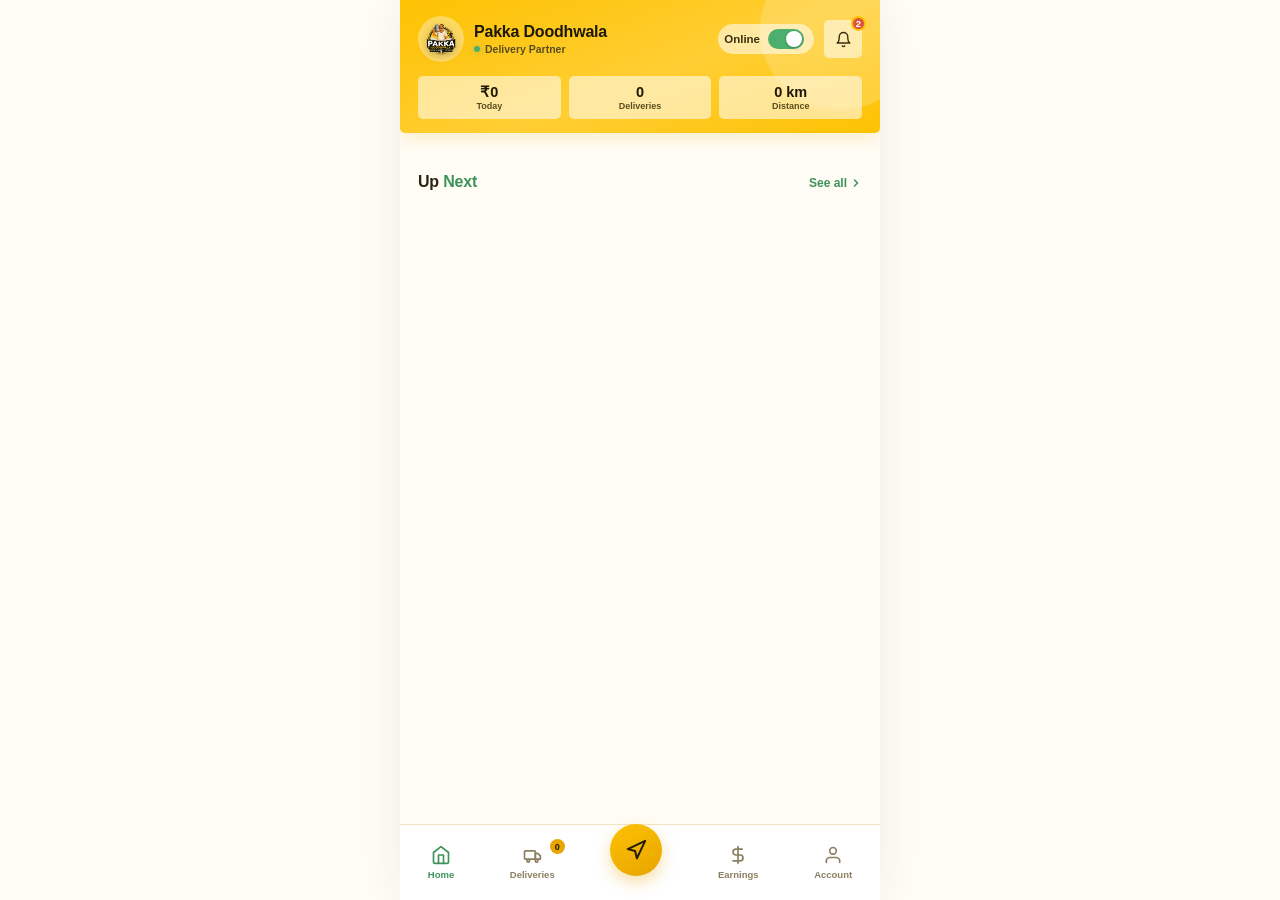
<file: index (62).html>
<!DOCTYPE html>
<html lang="en">
<head>
<meta charset="UTF-8">
<meta name="viewport" content="width=device-width, initial-scale=1.0, maximum-scale=1, user-scalable=no">
<title>Pakka Doodhwala — Delivery Partner</title>
<style>
  :root{
    --bg:#FFFDF6;
    --card:#FFFFFF;
    --card-hi:#FFF8E4;
    --line:#F0E4C4;
    --yellow:#FDC202;
    --yellow-deep:#E8A400;
    --green:#4CAF6D;
    --green-light:#EAF7ED;
    --green-dim:#3C9257;
    --ink:#2B2410;
    --muted:#8A7F60;
    --danger:#E0503C;
    --blue:#2F7FE0;
    --blue-light:#EAF2FD;
    --radius:5px;
    --radius-sm:5px;
    --nav-h:76px;
  }
  *{box-sizing:border-box; -webkit-tap-highlight-color:transparent;}
  html,body{height:100%;}
  body{
    margin:0; background:var(--bg); color:var(--ink);
    font-family:'Poppins','Inter',-apple-system,BlinkMacSystemFont,'Segoe UI',sans-serif;
    overscroll-behavior:none;
    -webkit-font-smoothing:antialiased;
  }
  #app{
    display:flex; flex-direction:column; height:100vh; height:100dvh;
    max-width:480px; margin:0 auto; position:relative; overflow:hidden;
    box-shadow:0 0 50px rgba(43,36,16,.08);
    background:var(--bg);
  }

  /* ---------- TOP BAR ---------- */
  .topbar{
    flex-shrink:0; padding:16px 18px 14px;
    background:linear-gradient(160deg,var(--yellow) 0%,#FFCE33 55%,var(--yellow) 100%);
    border-radius:0 0 5px 5px;
    box-shadow:0 6px 18px rgba(232,164,0,.18);
    position:relative; overflow:hidden;
  }
  .topbar::after{
    content:''; position:absolute; right:-40px; top:-50px; width:160px; height:160px;
    border-radius:50%; background:rgba(255,255,255,.18);
  }
  .topbar-row{display:flex; align-items:center; justify-content:space-between; position:relative; z-index:1;}
  .brand{display:flex; align-items:center; gap:10px; min-width:0;}
  .brand-icon{
    width:46px; height:46px;
    display:flex; align-items:center; justify-content:center;
    overflow:visible; flex-shrink:0; border-radius:50%; background:rgba(255,255,255,.35);
  }
  .brand-icon img{width:78%; height:78%; object-fit:contain; filter:drop-shadow(0 2px 4px rgba(0,0,0,.25));}
  .brand-text{display:flex; flex-direction:column; line-height:1.15; min-width:0;}
  .brand-title{font-size:16px; font-weight:800; letter-spacing:-.2px; color:#1E1806; white-space:nowrap;}
  .brand-sub{font-size:10.5px; color:#5A4E1F; font-weight:700; display:flex; align-items:center; gap:5px; margin-top:2px;}
  .brand-sub .dot{width:6px; height:6px; border-radius:50%; background:var(--green); box-shadow:0 0 6px #4caf6d88;}

  .topbar-icons{display:flex; align-items:center; gap:10px; flex-shrink:0;}
  .icon-btn{
    width:38px; height:38px; border-radius:5px; display:flex; align-items:center; justify-content:center;
    background:rgba(255,255,255,.55); border:none; color:#3A3110; cursor:pointer; position:relative;
    transition:transform .15s;
  }
  .icon-btn:active{transform:scale(.9);}
  .icon-btn .badge{
    position:absolute; top:-4px; right:-4px; background:var(--danger); color:#fff;
    font-size:9.5px; font-weight:700; min-width:15px; height:15px; border-radius:50%;
    display:flex; align-items:center; justify-content:center; padding:0 3px;
    border:2px solid var(--yellow);
  }

  /* Online / Offline switch */
  .go-switch{
    display:flex; align-items:center; gap:8px; background:rgba(255,255,255,.55); border-radius:20px;
    padding:5px 10px 5px 6px; cursor:pointer; user-select:none; transition:background .2s;
  }
  .go-track{
    width:36px; height:20px; border-radius:20px; background:#C9BE8E; position:relative; transition:background .25s;
    flex-shrink:0;
  }
  .go-track::after{
    content:''; position:absolute; top:2px; left:2px; width:16px; height:16px; border-radius:50%; background:#fff;
    box-shadow:0 1px 3px rgba(0,0,0,.25); transition:transform .25s cubic-bezier(.34,1.56,.64,1);
  }
  .go-switch.on .go-track{background:var(--green);}
  .go-switch.on .go-track::after{transform:translateX(16px);}
  .go-label{font-size:11.5px; font-weight:800; color:#3A3110;}

  .stat-strip{
    margin-top:14px; display:grid; grid-template-columns:repeat(3,1fr); gap:8px; position:relative; z-index:1;
  }
  .stat-pill{
    background:rgba(255,255,255,.55); border-radius:5px; padding:8px 6px; text-align:center;
    backdrop-filter:blur(2px);
  }
  .stat-pill .v{font-size:14.5px; font-weight:800; color:#1E1806;}
  .stat-pill .l{font-size:9px; font-weight:700; color:#5A4E1F; margin-top:1px;}

  /* ---------- SCREEN TRANSITIONS ---------- */
  .screen{
    flex:1; overflow-y:auto; padding:18px 18px calc(var(--nav-h) + 20px); -webkit-overflow-scrolling:touch;
    display:none;
  }
  .screen.active{display:block; animation:screenIn .28s ease;}

  @keyframes screenIn{
    from{opacity:0; transform:translateY(10px);}
    to{opacity:1; transform:translateY(0);}
  }

  .section-head{display:flex; align-items:baseline; justify-content:space-between; margin:22px 0 12px;}
  .section-head:first-child{margin-top:2px;}
  .section-title{font-size:16px; font-weight:800; letter-spacing:-.2px;}
  .section-title span{color:var(--green-dim);}
  .section-link{font-size:12px; font-weight:700; color:var(--green-dim); display:flex; align-items:center; gap:3px; cursor:pointer;}

  /* ---------- ACTIVE DELIVERY HERO ---------- */
  .hero-card{
    position:relative; border-radius:12px; padding:2px; margin-top:4px;
    background:linear-gradient(120deg,var(--yellow),var(--green));
    box-shadow:0 10px 24px rgba(43,36,16,.14);
    animation:heroIn .4s cubic-bezier(.22,.9,.3,1);
  }
  @keyframes heroIn{from{opacity:0; transform:translateY(14px) scale(.98);} to{opacity:1; transform:translateY(0) scale(1);}}
  .hero-inner{background:var(--card); border-radius:10px; padding:16px;}
  .hero-top{display:flex; align-items:center; justify-content:space-between;}
  .hero-badge{
    display:flex; align-items:center; gap:6px; font-size:10.5px; font-weight:800; color:var(--green-dim);
    background:var(--green-light); padding:5px 10px; border-radius:20px;
  }
  .hero-badge .liveDot{width:7px; height:7px; border-radius:50%; background:var(--green-dim); animation:livePulse 1.4s infinite;}
  @keyframes livePulse{0%{box-shadow:0 0 0 0 rgba(60,146,87,.55);} 70%{box-shadow:0 0 0 8px rgba(60,146,87,0);} 100%{box-shadow:0 0 0 0 rgba(60,146,87,0);}}
  .hero-eta{font-size:11px; font-weight:800; color:var(--yellow-deep); background:var(--card-hi); padding:5px 10px; border-radius:20px;}

  .cust-row{display:flex; align-items:center; gap:12px; margin-top:14px;}
  .avatar{
    width:48px; height:48px; border-radius:50%; flex-shrink:0;
    background:linear-gradient(150deg,var(--yellow),var(--yellow-deep)); color:#231C08;
    display:flex; align-items:center; justify-content:center; font-weight:800; font-size:16px;
    box-shadow:0 3px 8px rgba(232,164,0,.35);
  }
  .cust-info{min-width:0; flex:1;}
  .cust-name{font-size:14.5px; font-weight:800; white-space:nowrap; overflow:hidden; text-overflow:ellipsis;}
  .cust-addr{font-size:11.5px; color:var(--muted); margin-top:2px; display:flex; align-items:center; gap:4px; line-height:1.35;}
  .cust-addr svg{flex-shrink:0;}
  .cust-actions{display:flex; gap:8px; flex-shrink:0;}
  .round-btn{
    width:38px; height:38px; border-radius:50%; border:none; cursor:pointer; display:flex; align-items:center;
    justify-content:center; transition:transform .15s;
  }
  .round-btn:active{transform:scale(.88);}
  .round-btn.call{background:var(--green-light); color:var(--green-dim);}
  .round-btn.msg{background:var(--blue-light); color:var(--blue);}

  .order-chip-row{display:flex; gap:6px; flex-wrap:wrap; margin-top:12px;}
  .order-chip{
    font-size:10.5px; font-weight:700; padding:5px 10px; border-radius:20px; background:var(--card-hi);
    color:var(--ink); border:1px solid var(--line);
  }
  .order-chip.pay-cod{background:#FFF1EC; color:#B14328; border-color:#F6D9CC;}
  .order-chip.pay-paid{background:var(--green-light); color:var(--green-dim); border-color:#DCEFDF;}

  /* stepper */
  .stepper{display:flex; align-items:center; margin:16px 2px 4px;}
  .step{display:flex; flex-direction:column; align-items:center; gap:6px; flex:1; position:relative;}
  .step .dot{
    width:20px; height:20px; border-radius:50%; background:var(--line); display:flex; align-items:center;
    justify-content:center; color:#fff; font-size:10px; font-weight:800; z-index:1; transition:all .3s;
  }
  .step .lbl{font-size:8.5px; font-weight:700; color:var(--muted); text-align:center;}
  .step .bar{position:absolute; top:10px; left:50%; width:100%; height:3px; background:var(--line); z-index:0;}
  .step:last-child .bar{display:none;}
  .step.done .dot{background:var(--green); box-shadow:0 0 0 3px var(--green-light);}
  .step.done .lbl{color:var(--green-dim);}
  .step.done .bar{background:var(--green);}
  .step.current .dot{background:var(--yellow-deep); box-shadow:0 0 0 4px #FDC20233; animation:currentPulse 1.4s infinite;}
  .step.current .lbl{color:var(--ink);}
  @keyframes currentPulse{0%{box-shadow:0 0 0 0 rgba(232,164,0,.4);} 70%{box-shadow:0 0 0 7px rgba(232,164,0,0);} 100%{box-shadow:0 0 0 0 rgba(232,164,0,0);}}

  .hero-btn-row{display:flex; gap:8px; margin-top:14px;}
  .ghost-btn{
    flex:0 0 auto; display:flex; align-items:center; gap:6px; padding:11px 14px; border-radius:5px;
    border:1.5px solid var(--line); background:var(--card); color:var(--ink); font-size:12px; font-weight:700;
    cursor:pointer; transition:all .15s;
  }
  .ghost-btn:active{transform:scale(.96); background:var(--card-hi);}

  /* swipe to complete */
  .swipe-track{
    position:relative; margin-top:14px; height:52px; border-radius:26px; background:var(--card-hi);
    border:1px solid var(--line); overflow:hidden; display:flex; align-items:center;
  }
  .swipe-fill{position:absolute; inset:0; width:0; background:linear-gradient(90deg,var(--green-light),var(--green)); opacity:.9;}
  .swipe-label{position:relative; z-index:1; width:100%; text-align:center; font-size:12.5px; font-weight:800; color:var(--green-dim); letter-spacing:.2px; pointer-events:none;}
  .swipe-thumb{
    position:absolute; top:3px; left:3px; width:46px; height:46px; border-radius:50%; background:var(--green);
    color:#fff; display:flex; align-items:center; justify-content:center; box-shadow:0 4px 10px rgba(76,175,109,.45);
    cursor:grab; z-index:2; touch-action:none; transition:left .05s linear;
  }
  .swipe-thumb.snapping{transition:left .25s cubic-bezier(.22,.9,.3,1);}
  .swipe-track.complete .swipe-label{color:#fff;}

  /* ---------- MINI CUSTOMER CARDS (upcoming / list) ---------- */
  .cust-card{
    background:var(--card); border:1px solid var(--line); border-radius:10px; padding:13px;
    margin-bottom:12px; box-shadow:0 3px 12px rgba(43,36,16,.05); cursor:pointer;
    transition:transform .18s ease, box-shadow .18s ease, border-color .18s ease;
    animation:cardIn .32s ease both;
  }
  .cust-card:hover{transform:translateY(-3px); box-shadow:0 12px 22px rgba(43,36,16,.12); border-color:#E6D69A;}
  .cust-card:active{transform:translateY(-1px) scale(.99);}
  @keyframes cardIn{from{opacity:0; transform:translateY(10px);} to{opacity:1; transform:translateY(0);}}
  .cc-top{display:flex; align-items:center; gap:10px;}
  .cc-avatar{
    width:42px; height:42px; border-radius:50%; flex-shrink:0; font-size:14px; font-weight:800;
    display:flex; align-items:center; justify-content:center; color:#fff;
  }
  .cc-info{flex:1; min-width:0;}
  .cc-name{font-size:13.5px; font-weight:800; white-space:nowrap; overflow:hidden; text-overflow:ellipsis;}
  .cc-sub{font-size:11px; color:var(--muted); margin-top:2px; white-space:nowrap; overflow:hidden; text-overflow:ellipsis;}
  .cc-dist{text-align:right; flex-shrink:0;}
  .cc-dist .d{font-size:12px; font-weight:800; color:var(--green-dim);}
  .cc-dist .t{font-size:9.5px; color:var(--muted); font-weight:600;}
  .cc-addr{
    display:flex; align-items:flex-start; gap:6px; font-size:11.5px; color:var(--muted); margin-top:10px;
    padding-top:10px; border-top:1px dashed var(--line); line-height:1.4;
  }
  .cc-addr svg{flex-shrink:0; margin-top:1px; color:var(--yellow-deep);}
  .cc-bottom{display:flex; align-items:center; justify-content:space-between; margin-top:10px;}
  .status-chip{font-size:9.5px; font-weight:800; text-transform:uppercase; padding:4px 9px; border-radius:20px; letter-spacing:.3px;}
  .status-chip.pending{background:var(--card-hi); color:var(--yellow-deep);}
  .status-chip.ongoing{background:var(--blue-light); color:var(--blue);}
  .status-chip.delivered{background:var(--green-light); color:var(--green-dim);}
  .status-chip.cancelled{background:#FFF1EC; color:var(--danger);}
  .cc-amt{font-size:13px; font-weight:800;}

  /* ---------- FILTER CHIPS ---------- */
  .cat-chip-row{display:flex; gap:8px; overflow-x:auto; scrollbar-width:none; margin-bottom:16px;}
  .cat-chip-row::-webkit-scrollbar{display:none;}
  .cat-chip{
    flex:0 0 auto; padding:8px 16px; border-radius:20px; background:var(--card-hi);
    font-size:12px; font-weight:700; color:var(--muted); cursor:pointer; border:1px solid var(--line);
    transition:all .15s;
  }
  .cat-chip.active{background:var(--yellow); color:#231C08; border-color:transparent;}

  /* ---------- STATS / EARNINGS ---------- */
  .stat-grid{display:grid; grid-template-columns:1fr 1fr; gap:12px; margin-top:4px;}
  .stat-card{
    background:var(--card); border:1px solid var(--line); border-radius:10px; padding:14px;
    box-shadow:0 3px 12px rgba(43,36,16,.05); transition:transform .18s;
  }
  .stat-card:hover{transform:translateY(-3px);}
  .stat-card .ic{width:32px; height:32px; border-radius:8px; display:flex; align-items:center; justify-content:center; margin-bottom:8px;}
  .stat-card .num{font-size:19px; font-weight:800;}
  .stat-card .lbl{font-size:11px; color:var(--muted); font-weight:600; margin-top:2px;}

  .earn-hero{
    border-radius:14px; padding:20px; margin-top:2px; position:relative; overflow:hidden;
    background:linear-gradient(135deg,var(--green) 0%,var(--green-dim) 100%); color:#fff;
    box-shadow:0 10px 24px rgba(60,146,87,.28);
  }
  .earn-hero::after{content:''; position:absolute; right:-30px; bottom:-40px; width:150px; height:150px; border-radius:50%; background:rgba(255,255,255,.09);}
  .earn-hero .lbl{font-size:12px; font-weight:700; opacity:.9; position:relative; z-index:1;}
  .earn-hero .num{font-size:34px; font-weight:800; margin-top:4px; position:relative; z-index:1;}
  .earn-hero .sub{font-size:11.5px; opacity:.85; margin-top:6px; position:relative; z-index:1;}

  .bar-chart{display:flex; align-items:flex-end; gap:8px; height:110px; margin-top:18px; padding:0 2px;}
  .bar-col{flex:1; display:flex; flex-direction:column; align-items:center; justify-content:flex-end; height:100%; gap:6px;}
  .bar{width:100%; max-width:26px; border-radius:6px 6px 3px 3px; background:linear-gradient(180deg,var(--yellow),var(--yellow-deep)); height:0; transition:height 1s cubic-bezier(.22,.9,.3,1);}
  .bar-col.today .bar{background:linear-gradient(180deg,var(--green),var(--green-dim));}
  .bar-col .bl{font-size:9.5px; font-weight:700; color:var(--muted);}

  .payout-row{
    display:flex; align-items:center; gap:12px; background:var(--card); border:1px solid var(--line);
    border-radius:10px; padding:12px; margin-bottom:10px; box-shadow:0 2px 10px rgba(43,36,16,.04);
    animation:cardIn .3s ease both;
  }
  .payout-ic{width:36px; height:36px; border-radius:5px; background:var(--green-light); color:var(--green-dim); display:flex; align-items:center; justify-content:center; flex-shrink:0;}
  .payout-info{flex:1; min-width:0;}
  .payout-title{font-size:12.5px; font-weight:700;}
  .payout-date{font-size:10.5px; color:var(--muted); margin-top:1px;}
  .payout-amt{font-size:13px; font-weight:800; color:var(--green-dim);}

  /* ---------- ACCOUNT SCREEN ---------- */
  .account-header{
    display:flex; align-items:center; gap:14px; margin-bottom:18px; background:var(--card);
    border:1px solid var(--line); border-radius:12px; padding:16px; box-shadow:0 3px 12px rgba(43,36,16,.05);
  }
  .account-avatar{width:58px; height:58px; border-radius:50%; background:linear-gradient(150deg,var(--yellow),var(--yellow-deep)); display:flex; align-items:center; justify-content:center; font-size:22px; font-weight:800; color:#231C08; flex-shrink:0;}
  .account-name{font-size:16px; font-weight:800;}
  .account-sub{font-size:11.5px; color:var(--muted); margin-top:3px;}
  .stars{display:flex; gap:2px; margin-top:5px;}
  .stars svg{color:var(--yellow-deep);}
  .settings-group{background:var(--card); border:1px solid var(--line); border-radius:10px; overflow:hidden; margin-bottom:14px;}
  .settings-row{padding:14px 16px; border-top:1px solid var(--line); font-size:13.5px; font-weight:600; cursor:pointer; display:flex; align-items:center; gap:12px; transition:background .15s;}
  .settings-row:hover{background:var(--card-hi);}
  .settings-row:first-child{border-top:none;}
  .settings-row .si{width:32px; height:32px; border-radius:8px; background:var(--card-hi); color:var(--yellow-deep); display:flex; align-items:center; justify-content:center; flex-shrink:0;}
  .settings-row .arrow{margin-left:auto; color:var(--muted);}
  .settings-row.danger{color:var(--danger);}
  .settings-row.danger .si{background:#FFF1EC; color:var(--danger);}

  /* ---------- BOTTOM NAV ---------- */
  .bottomnav{
    position:absolute; left:0; right:0; bottom:0; height:var(--nav-h);
    background:#fff; border-top:1px solid var(--line);
    display:flex; align-items:center; justify-content:space-around;
    padding-bottom:env(safe-area-inset-bottom); z-index:20;
  }
  .nav-item{display:flex; flex-direction:column; align-items:center; gap:4px; color:var(--muted); cursor:pointer; position:relative; transition:transform .15s;}
  .nav-item:active{transform:scale(.92);}
  .nav-item.active{color:var(--green-dim);}
  .nav-item span{font-size:9.5px; font-weight:700;}
  .nav-item .nav-badge{
    position:absolute; top:-6px; right:-10px; background:var(--yellow-deep); color:#231C08;
    font-size:9px; font-weight:800; min-width:15px; height:15px; border-radius:50%;
    display:flex; align-items:center; justify-content:center; padding:0 3px;
  }
  .nav-fab{
    width:52px; height:52px; border-radius:50%; background:linear-gradient(150deg,var(--yellow),var(--yellow-deep));
    display:flex; align-items:center; justify-content:center; color:#231C08; margin-top:-26px;
    box-shadow:0 6px 16px rgba(232,164,0,.35); cursor:pointer; position:relative;
    transition:transform .18s cubic-bezier(.34,1.56,.64,1);
  }
  .nav-fab:active{transform:scale(.9);}
  .nav-fab.pulseFab{animation:fabPulse 1.6s infinite;}
  @keyframes fabPulse{0%{box-shadow:0 6px 16px rgba(232,164,0,.35), 0 0 0 0 rgba(232,164,0,.5);} 70%{box-shadow:0 6px 16px rgba(232,164,0,.35), 0 0 0 12px rgba(232,164,0,0);} 100%{box-shadow:0 6px 16px rgba(232,164,0,.35), 0 0 0 0 rgba(232,164,0,0);}}

  /* ---------- ORDER DETAIL OVERLAY ---------- */
  .detail-backdrop{
    position:absolute; inset:0; background:rgba(43,36,16,.45); z-index:60; display:none;
    align-items:flex-end; justify-content:center;
  }
  .detail-backdrop.show{display:flex; animation:fadeIn .2s ease;}
  @keyframes fadeIn{from{opacity:0;} to{opacity:1;}}
  .detail-sheet{
    background:var(--bg); width:100%; max-width:480px; max-height:88%; overflow-y:auto;
    border-radius:18px 18px 0 0; padding:20px 20px 26px;
    animation:slideUp .3s cubic-bezier(.22,.9,.3,1);
  }
  @keyframes slideUp{from{transform:translateY(100%);} to{transform:translateY(0);}}
  .sheet-handle{width:36px; height:4px; border-radius:3px; background:var(--line); margin:0 auto 16px;}
  .detail-head{display:flex; align-items:center; justify-content:space-between; margin-bottom:14px;}
  .detail-title{font-size:16px; font-weight:800;}
  .close-btn{width:32px; height:32px; border-radius:50%; background:var(--card-hi); border:1px solid var(--line); display:flex; align-items:center; justify-content:center; cursor:pointer; color:var(--ink);}

  .map-preview{
    height:130px; border-radius:10px; margin-bottom:14px; position:relative; overflow:hidden;
    background:
      repeating-linear-gradient(0deg, #E9F2E6 0 1px, transparent 1px 26px),
      repeating-linear-gradient(90deg, #E9F2E6 0 1px, transparent 1px 26px),
      var(--green-light);
    border:1px solid var(--line);
  }
  .map-route{position:absolute; left:14%; top:70%; width:60%; height:2px; background:repeating-linear-gradient(90deg,var(--blue) 0 6px,transparent 6px 11px); transform:rotate(-18deg); transform-origin:left center;}
  .map-pin{position:absolute; width:26px; height:26px; border-radius:50% 50% 50% 0; transform:rotate(-45deg); display:flex; align-items:center; justify-content:center;}
  .map-pin.me{left:12%; top:62%; background:var(--blue); box-shadow:0 3px 8px rgba(47,127,224,.4);}
  .map-pin.dest{left:66%; top:22%; background:var(--danger); box-shadow:0 3px 8px rgba(224,80,60,.4);}
  .map-pin svg{transform:rotate(45deg); color:#fff;}
  .map-badge{position:absolute; left:10px; bottom:10px; background:#fff; font-size:10.5px; font-weight:800; padding:5px 9px; border-radius:20px; box-shadow:0 3px 8px rgba(0,0,0,.1); color:var(--ink);}

  .detail-block{background:var(--card); border:1px solid var(--line); border-radius:10px; padding:14px; margin-bottom:12px;}
  .detail-block .db-title{font-size:10.5px; font-weight:800; text-transform:uppercase; letter-spacing:.4px; color:var(--muted); margin-bottom:8px;}
  .db-item{display:flex; align-items:center; justify-content:space-between; font-size:13px; padding:5px 0;}
  .db-item b{font-weight:700;}
  .instr-box{display:flex; gap:8px; background:var(--card-hi); border-radius:8px; padding:10px 12px; font-size:12px; color:#6B5D2E; line-height:1.4; margin-top:6px;}
  .instr-box svg{flex-shrink:0; color:var(--yellow-deep); margin-top:1px;}

  .otp-row{display:flex; gap:8px; margin-top:8px;}
  .otp-box{
    width:44px; height:48px; border-radius:8px; border:1.5px solid var(--line); text-align:center;
    font-size:18px; font-weight:800; background:var(--card-hi); outline:none; transition:border-color .15s;
  }
  .otp-box:focus{border-color:var(--yellow-deep); background:#fff;}

  .detail-cta-row{display:flex; gap:10px; margin-top:4px;}
  .cta-outline{
    flex:1; padding:13px; border-radius:5px; border:1.5px solid var(--line); background:var(--card);
    font-weight:800; font-size:12.5px; display:flex; align-items:center; justify-content:center; gap:6px; cursor:pointer;
    transition:all .15s; color:var(--ink);
  }
  .cta-outline:active{transform:scale(.96); background:var(--card-hi);}
  .cta-solid{
    flex:1.4; padding:13px; border-radius:5px; border:none; background:var(--green); color:#fff;
    font-weight:800; font-size:12.5px; cursor:pointer; box-shadow:0 6px 16px rgba(76,175,109,.35); transition:transform .12s;
  }
  .cta-solid:active{transform:scale(.97);}
  .report-link{display:block; text-align:center; margin-top:14px; font-size:11.5px; font-weight:700; color:var(--danger); cursor:pointer;}

  /* ---------- INCOMING ORDER MODAL ---------- */
  .incoming-backdrop{
    position:absolute; inset:0; background:rgba(43,36,16,.55); z-index:80; display:none;
    align-items:center; justify-content:center; padding:24px;
  }
  .incoming-backdrop.show{display:flex; animation:fadeIn .2s ease;}
  .incoming-card{
    background:var(--card); border-radius:16px; padding:22px; width:100%; max-width:340px; text-align:center;
    box-shadow:0 20px 50px rgba(0,0,0,.3); animation:popIn .35s cubic-bezier(.34,1.56,.64,1);
  }
  @keyframes popIn{from{opacity:0; transform:scale(.85);} to{opacity:1; transform:scale(1);}}
  .ring-wrap{width:88px; height:88px; margin:0 auto 14px; position:relative;}
  .ring-wrap svg{transform:rotate(-90deg);}
  .ring-bg{fill:none; stroke:var(--line); stroke-width:6;}
  .ring-fg{fill:none; stroke:var(--yellow-deep); stroke-width:6; stroke-linecap:round; stroke-dasharray:251; stroke-dashoffset:0; transition:stroke-dashoffset linear;}
  .ring-num{position:absolute; inset:0; display:flex; align-items:center; justify-content:center; font-size:22px; font-weight:800;}
  .incoming-amt{font-size:24px; font-weight:800; margin-top:2px;}
  .incoming-sub{font-size:12px; color:var(--muted); margin-top:4px;}
  .incoming-btns{display:flex; gap:10px; margin-top:18px;}
  .decline-btn{flex:1; padding:13px; border-radius:5px; border:1.5px solid var(--line); background:var(--card); color:var(--danger); font-weight:800; font-size:13px; cursor:pointer;}
  .accept-btn{flex:1.4; padding:13px; border-radius:5px; border:none; background:var(--green); color:#fff; font-weight:800; font-size:13px; cursor:pointer; box-shadow:0 6px 16px rgba(76,175,109,.35);}

  /* ---------- SUCCESS OVERLAY ---------- */
  .success-overlay{
    position:absolute; inset:0; background:rgba(255,253,246,.97); z-index:90; display:none;
    flex-direction:column; align-items:center; justify-content:center; text-align:center; padding:30px;
  }
  .success-overlay.show{display:flex; animation:fadeIn .3s ease;}
  .success-check{
    width:84px; height:84px; border-radius:50%; background:var(--green-light); display:flex; align-items:center;
    justify-content:center; margin-bottom:18px; animation:checkPop .5s cubic-bezier(.34,1.56,.64,1); color:var(--green-dim);
  }
  @keyframes checkPop{0%{transform:scale(0);} 70%{transform:scale(1.15);} 100%{transform:scale(1);}}
  .success-title{font-weight:800; font-size:18px; margin-bottom:6px;}
  .success-sub{font-size:13px; color:var(--muted); max-width:260px; margin-bottom:22px;}
  .success-cta{padding:13px 26px; border-radius:5px; border:none; background:var(--yellow); font-weight:800; cursor:pointer;}

  /* Toast */
  .toast{
    position:absolute; left:50%; bottom:calc(var(--nav-h) + 14px); transform:translateX(-50%) translateY(20px);
    background:#2B2410; color:#fff; padding:11px 18px; border-radius:5px; font-size:12.5px; font-weight:600;
    box-shadow:0 8px 20px rgba(0,0,0,.25); z-index:70; opacity:0; pointer-events:none; transition:all .3s ease;
    white-space:nowrap; max-width:90%; overflow:hidden; text-overflow:ellipsis;
  }
  .toast.show{opacity:1; transform:translateX(-50%) translateY(0);}

  .back-btn{
    width:34px; height:34px; border-radius:50%; background:var(--card-hi); border:1px solid var(--line);
    display:flex; align-items:center; justify-content:center; color:var(--ink); cursor:pointer; flex-shrink:0;
  }
  .screen-header-row{display:flex; align-items:center; gap:10px; margin-bottom:4px;}

  .empty-state{display:flex; flex-direction:column; align-items:center; text-align:center; padding:50px 20px; gap:8px; color:var(--muted);}
  .empty-title{font-weight:800; font-size:14.5px; color:var(--ink);}
  .empty-sub{font-size:12px; max-width:220px; line-height:1.4;}

  ::-webkit-scrollbar{width:0;}
</style>
</head>
<body>
<div id="app">

  <!-- ================= TOP BAR ================= -->
  <div class="topbar">
    <div class="topbar-row">
      <div class="brand">
        <div class="brand-icon"><img src="logo.png" alt="Pakka Doodhwala"></div>
        <div class="brand-text">
          <div class="brand-title">Pakka Doodhwala</div>
          <div class="brand-sub"><span class="dot"></span>Delivery Partner</div>
        </div>
      </div>
      <div class="topbar-icons">
        <div class="go-switch on" id="goSwitch">
          <span class="go-label" id="goLabel">Online</span>
          <div class="go-track"></div>
        </div>
        <button class="icon-btn" id="notifBtn" aria-label="Notifications">
          <svg width="17" height="17" viewBox="0 0 24 24" fill="none" stroke="currentColor" stroke-width="2" stroke-linecap="round" stroke-linejoin="round"><path d="M18 8a6 6 0 0 0-12 0c0 7-3 9-3 9h18s-3-2-3-9"/><path d="M13.73 21a2 2 0 0 1-3.46 0"/></svg>
          <span class="badge" id="notifBadge">2</span>
        </button>
      </div>
    </div>

    <div class="stat-strip">
      <div class="stat-pill"><div class="v" id="statEarnings">₹0</div><div class="l">Today</div></div>
      <div class="stat-pill"><div class="v" id="statCount">0</div><div class="l">Deliveries</div></div>
      <div class="stat-pill"><div class="v" id="statDist">0 km</div><div class="l">Distance</div></div>
    </div>
  </div>

  <!-- ================= HOME SCREEN ================= -->
  <div class="screen active" id="screen-home">

    <div id="heroWrap"></div>

    <div class="section-head">
      <div class="section-title">Up <span>Next</span></div>
      <div class="section-link" data-goto="deliveries">See all
        <svg width="12" height="12" viewBox="0 0 24 24" fill="none" stroke="currentColor" stroke-width="3" stroke-linecap="round" stroke-linejoin="round"><path d="m9 18 6-6-6-6"/></svg>
      </div>
    </div>
    <div id="upNextList"></div>
  </div>

  <!-- ================= DELIVERIES SCREEN ================= -->
  <div class="screen" id="screen-deliveries">
    <div class="section-title" style="margin-bottom:14px;">All Deliveries</div>
    <div class="cat-chip-row" id="filterRow">
      <div class="cat-chip active" data-filter="all">All</div>
      <div class="cat-chip" data-filter="pending">Pending</div>
      <div class="cat-chip" data-filter="ongoing">Ongoing</div>
      <div class="cat-chip" data-filter="delivered">Delivered</div>
    </div>
    <div id="deliveriesList"></div>
  </div>

  <!-- ================= EARNINGS SCREEN ================= -->
  <div class="screen" id="screen-earnings">
    <div class="section-title" style="margin-bottom:14px;">Earnings</div>
    <div class="earn-hero">
      <div class="lbl">Total earned this week</div>
      <div class="num" id="earnWeekTotal">₹0</div>
      <div class="sub" id="earnCodNote">Cash to deposit: ₹0</div>
      <div class="bar-chart" id="barChart"></div>
    </div>

    <div class="stat-grid" style="margin-top:16px;">
      <div class="stat-card">
        <div class="ic" style="background:var(--green-light); color:var(--green-dim);">
          <svg width="16" height="16" viewBox="0 0 24 24" fill="none" stroke="currentColor" stroke-width="2" stroke-linecap="round" stroke-linejoin="round"><path d="M12 2v20M17 5H9.5a3.5 3.5 0 0 0 0 7h5a3.5 3.5 0 0 1 0 7H6"/></svg>
        </div>
        <div class="num">₹2,450</div>
        <div class="lbl">Avg / day</div>
      </div>
      <div class="stat-card">
        <div class="ic" style="background:var(--card-hi); color:var(--yellow-deep);">
          <svg width="16" height="16" viewBox="0 0 24 24" fill="none" stroke="currentColor" stroke-width="2" stroke-linecap="round" stroke-linejoin="round"><path d="M12 8v4l3 3"/><circle cx="12" cy="12" r="10"/></svg>
        </div>
        <div class="num">96%</div>
        <div class="lbl">On-time rate</div>
      </div>
    </div>

    <div class="section-head"><div class="section-title">Recent Payouts</div></div>
    <div id="payoutList"></div>
  </div>

  <!-- ================= ACCOUNT SCREEN ================= -->
  <div class="screen" id="screen-account">
    <div class="section-title" style="margin-bottom:14px;">Account</div>
    <div class="account-header">
      <div class="account-avatar">RK</div>
      <div>
        <div class="account-name">Ravi Kumar</div>
        <div class="account-sub">Bike &middot; TS 09 EQ 4471</div>
        <div class="stars">
          <svg width="13" height="13" viewBox="0 0 24 24" fill="currentColor"><path d="M12 2l3.09 6.26L22 9.27l-5 4.87 1.18 6.88L12 17.77l-6.18 3.25L7 14.14 2 9.27l6.91-1.01L12 2z"/></svg>
          <svg width="13" height="13" viewBox="0 0 24 24" fill="currentColor"><path d="M12 2l3.09 6.26L22 9.27l-5 4.87 1.18 6.88L12 17.77l-6.18 3.25L7 14.14 2 9.27l6.91-1.01L12 2z"/></svg>
          <svg width="13" height="13" viewBox="0 0 24 24" fill="currentColor"><path d="M12 2l3.09 6.26L22 9.27l-5 4.87 1.18 6.88L12 17.77l-6.18 3.25L7 14.14 2 9.27l6.91-1.01L12 2z"/></svg>
          <svg width="13" height="13" viewBox="0 0 24 24" fill="currentColor"><path d="M12 2l3.09 6.26L22 9.27l-5 4.87 1.18 6.88L12 17.77l-6.18 3.25L7 14.14 2 9.27l6.91-1.01L12 2z"/></svg>
          <svg width="13" height="13" viewBox="0 0 24 24" fill="none" stroke="currentColor" stroke-width="1.8"><path d="M12 2l3.09 6.26L22 9.27l-5 4.87 1.18 6.88L12 17.77l-6.18 3.25L7 14.14 2 9.27l6.91-1.01L12 2z"/></svg>
          <span style="font-size:11px; color:var(--muted); font-weight:700; margin-left:4px;">4.8</span>
        </div>
      </div>
    </div>

    <div class="settings-group">
      <div class="settings-row"><div class="si"><svg width="15" height="15" viewBox="0 0 24 24" fill="none" stroke="currentColor" stroke-width="2"><path d="M3 13h1l2-5h12l2 5h1v5h-3M6 18H3v-5"/><circle cx="7" cy="18" r="2"/><circle cx="17" cy="18" r="2"/></svg></div>Vehicle Details<span class="arrow">›</span></div>
      <div class="settings-row"><div class="si"><svg width="15" height="15" viewBox="0 0 24 24" fill="none" stroke="currentColor" stroke-width="2"><rect x="2" y="5" width="20" height="14" rx="2"/><path d="M2 10h20"/></svg></div>Bank &amp; UPI<span class="arrow">›</span></div>
      <div class="settings-row"><div class="si"><svg width="15" height="15" viewBox="0 0 24 24" fill="none" stroke="currentColor" stroke-width="2"><path d="M14 2H6a2 2 0 0 0-2 2v16a2 2 0 0 0 2 2h12a2 2 0 0 0 2-2V8z"/><path d="M14 2v6h6"/></svg></div>Documents<span class="arrow">›</span></div>
      <div class="settings-row"><div class="si"><svg width="15" height="15" viewBox="0 0 24 24" fill="none" stroke="currentColor" stroke-width="2"><circle cx="12" cy="12" r="10"/><path d="M9.09 9a3 3 0 0 1 5.83 1c0 2-3 3-3 3"/><path d="M12 17h.01"/></svg></div>Help &amp; Support<span class="arrow">›</span></div>
      <div class="settings-row"><div class="si"><svg width="15" height="15" viewBox="0 0 24 24" fill="none" stroke="currentColor" stroke-width="2"><path d="M20.42 4.58a5.4 5.4 0 0 0-7.65 0l-.77.78-.77-.78a5.4 5.4 0 0 0-7.65 7.65l.77.78L12 20.66l7.65-7.65.77-.78a5.4 5.4 0 0 0 0-7.65z"/></svg></div>Ratings &amp; Reviews<span class="arrow">›</span></div>
    </div>
    <div class="settings-group">
      <div class="settings-row danger"><div class="si"><svg width="15" height="15" viewBox="0 0 24 24" fill="none" stroke="currentColor" stroke-width="2"><path d="M9 21H5a2 2 0 0 1-2-2V5a2 2 0 0 1 2-2h4"/><path d="M16 17l5-5-5-5"/><path d="M21 12H9"/></svg></div>Log Out</div>
    </div>
  </div>

  <!-- ================= BOTTOM NAV ================= -->
  <div class="bottomnav">
    <div class="nav-item active" data-screen="home">
      <svg width="20" height="20" viewBox="0 0 24 24" fill="none" stroke="currentColor" stroke-width="2" stroke-linecap="round" stroke-linejoin="round"><path d="m3 9 9-7 9 7v11a2 2 0 0 1-2 2H5a2 2 0 0 1-2-2z"/><path d="M9 22V12h6v10"/></svg>
      <span>Home</span>
    </div>
    <div class="nav-item" data-screen="deliveries">
      <svg width="20" height="20" viewBox="0 0 24 24" fill="none" stroke="currentColor" stroke-width="2" stroke-linecap="round" stroke-linejoin="round"><rect x="3" y="7" width="13" height="10" rx="1"/><path d="M16 10h3l3 3v4h-6z"/><circle cx="7.5" cy="19" r="1.6"/><circle cx="17.5" cy="19" r="1.6"/></svg>
      <span>Deliveries</span>
      <span class="nav-badge" id="navDeliveryBadge">0</span>
    </div>
    <div class="nav-fab" id="navFab">
      <svg width="22" height="22" viewBox="0 0 24 24" fill="none" stroke="#231C08" stroke-width="2.2" stroke-linecap="round" stroke-linejoin="round"><polygon points="3 11 22 2 13 21 11 13 3 11"/></svg>
    </div>
    <div class="nav-item" data-screen="earnings">
      <svg width="20" height="20" viewBox="0 0 24 24" fill="none" stroke="currentColor" stroke-width="2" stroke-linecap="round" stroke-linejoin="round"><path d="M12 2v20M17 5H9.5a3.5 3.5 0 0 0 0 7h5a3.5 3.5 0 0 1 0 7H6"/></svg>
      <span>Earnings</span>
    </div>
    <div class="nav-item" data-screen="account">
      <svg width="20" height="20" viewBox="0 0 24 24" fill="none" stroke="currentColor" stroke-width="2" stroke-linecap="round" stroke-linejoin="round"><path d="M20 21v-2a4 4 0 0 0-4-4H8a4 4 0 0 0-4 4v2"/><circle cx="12" cy="7" r="4"/></svg>
      <span>Account</span>
    </div>
  </div>

  <!-- ================= DETAIL SHEET ================= -->
  <div class="detail-backdrop" id="detailBackdrop">
    <div class="detail-sheet" id="detailSheet"></div>
  </div>

  <!-- ================= INCOMING ORDER MODAL ================= -->
  <div class="incoming-backdrop" id="incomingBackdrop">
    <div class="incoming-card">
      <div style="font-size:12px; font-weight:800; color:var(--yellow-deep); text-transform:uppercase; letter-spacing:.5px;">New Delivery Request</div>
      <div class="ring-wrap">
        <svg width="88" height="88" viewBox="0 0 88 88">
          <circle class="ring-bg" cx="44" cy="44" r="40"/>
          <circle class="ring-fg" id="ringFg" cx="44" cy="44" r="40"/>
        </svg>
        <div class="ring-num" id="ringNum">10</div>
      </div>
      <div class="incoming-amt" id="incomingAmt">₹380</div>
      <div class="incoming-sub" id="incomingSub">Kondapur &middot; 1.8 km away</div>
      <div class="incoming-btns">
        <button class="decline-btn" id="declineBtn">Decline</button>
        <button class="accept-btn" id="acceptIncomingBtn">Accept</button>
      </div>
    </div>
  </div>

  <!-- ================= SUCCESS OVERLAY ================= -->
  <div class="success-overlay" id="successOverlay">
    <div class="success-check">
      <svg width="40" height="40" viewBox="0 0 24 24" fill="none" stroke="currentColor" stroke-width="3" stroke-linecap="round" stroke-linejoin="round"><path d="M20 6 9 17l-5-5"/></svg>
    </div>
    <div class="success-title">Delivered Successfully!</div>
    <div class="success-sub" id="successSub">Great job — payment has been recorded and the customer has been notified.</div>
    <button class="success-cta" id="successDoneBtn">Back to Home</button>
  </div>

  <div class="toast" id="toast"></div>
</div>

<script>
/* =========================================================
   MOCK DATA — customer / delivery details
========================================================= */
const AVATAR_COLORS = ['#4CAF6D','#2F7FE0','#E8A400','#E0503C','#8A6FD1','#3C9257'];
function colorFor(i){ return AVATAR_COLORS[i % AVATAR_COLORS.length]; }
function initials(name){ return name.split(' ').map(w=>w[0]).slice(0,2).join('').toUpperCase(); }

let orders = [
  { id:'PD-2291', name:'Anjali Reddy', phone:'+91 98765 43210', area:'Kittu Nagar, Kondapur', addr:'Flat 402, Sri Sai Residency, Kittu Nagar Main Rd, Kondapur, Hyderabad – 500084', instr:'Leave with the security guard if gate is locked.', items:['Full Cream Milk x2','Curd 500g x1'], amount:210, payment:'COD', distance:'0.9 km', eta:'6 min', status:'ongoing', step:2 },
  { id:'PD-2292', name:'Vikram Sharma', phone:'+91 91234 56780', area:'HITEC City', addr:'H.No 8-3-1122, Green Meadows Apartments, HITEC City, Hyderabad – 500081', instr:'Ring the bell twice, dog in the house.', items:['Toned Milk x1','Paneer 200g x1','Ghee 500ml x1'], amount:485, payment:'Prepaid', distance:'1.6 km', eta:'11 min', status:'pending', step:0 },
  { id:'PD-2293', name:'Fatima Sheikh', phone:'+91 90000 11223', area:'Gachibowli', addr:'Plot 44, Nest Enclave, Gachibowli, Hyderabad – 500032', instr:'Call before arriving, no bell.', items:['Buffalo Milk x1'], amount:70, payment:'COD', distance:'2.3 km', eta:'15 min', status:'pending', step:0 },
  { id:'PD-2294', name:'Karthik Iyer', phone:'+91 99887 76655', area:'Madhapur', addr:'3-6-77, Ayyappa Society, Madhapur, Hyderabad – 500081', instr:'', items:['Full Cream Milk x1','Butter 100g x1'], amount:165, payment:'Prepaid', distance:'3.1 km', eta:'18 min', status:'delivered', step:3 },
  { id:'PD-2295', name:'Sneha Rao', phone:'+91 98123 45566', area:'Kondapur', addr:'Flat 12B, Manjeera Trinity, Kondapur, Hyderabad – 500084', instr:'Behind the temple, blue gate.', items:['Toned Milk x2','Curd 500g x2'], amount:240, payment:'COD', distance:'0.6 km', eta:'4 min', status:'delivered', step:3 },
];

const STEP_LABELS = ['Accepted','Picked Up','On the Way','Delivered'];

/* =========================================================
   NAV / SCREEN SWITCHING
========================================================= */
function goToScreen(name){
  document.querySelectorAll('.screen').forEach(s=>s.classList.remove('active'));
  document.getElementById('screen-'+name).classList.add('active');
  document.querySelectorAll('.nav-item[data-screen]').forEach(n=>{
    n.classList.toggle('active', n.dataset.screen === name);
  });
}
document.querySelectorAll('.nav-item[data-screen]').forEach(item=>{
  item.addEventListener('click', ()=> goToScreen(item.dataset.screen));
});
document.querySelectorAll('[data-goto]').forEach(el=>{
  el.addEventListener('click', ()=> goToScreen(el.dataset.goto));
});
document.getElementById('navFab').addEventListener('click', ()=>{
  const active = orders.find(o=>o.status==='ongoing');
  if(active){ openDetail(active.id); }
  else { goToScreen('deliveries'); }
});

/* =========================================================
   TOAST
========================================================= */
let toastTimer;
function showToast(msg){
  const t = document.getElementById('toast');
  t.textContent = msg;
  t.classList.add('show');
  clearTimeout(toastTimer);
  toastTimer = setTimeout(()=> t.classList.remove('show'), 2200);
}

/* =========================================================
   COUNT-UP STATS
========================================================= */
function countUp(el, to, prefix='', suffix='', dur=900){
  const start = performance.now();
  function tick(now){
    const p = Math.min(1, (now-start)/dur);
    const eased = 1 - Math.pow(1-p, 3);
    const val = Math.round(to*eased);
    el.textContent = prefix + val.toLocaleString('en-IN') + suffix;
    if(p < 1) requestAnimationFrame(tick);
  }
  requestAnimationFrame(tick);
}

function refreshTopStats(){
  const delivered = orders.filter(o=>o.status==='delivered');
  const earnings = delivered.reduce((s,o)=> s + Math.round(o.amount*0.12) + 25, 0);
  countUp(document.getElementById('statEarnings'), earnings, '₹');
  countUp(document.getElementById('statCount'), delivered.length);
  const dist = delivered.length * 1.6;
  document.getElementById('statDist').textContent = dist.toFixed(1) + ' km';
}

/* =========================================================
   RENDER: HERO (active delivery)
========================================================= */
function renderHero(){
  const wrap = document.getElementById('heroWrap');
  const active = orders.find(o=>o.status==='ongoing');
  if(!active){
    wrap.innerHTML = `
      <div class="empty-state" style="padding:36px 20px;">
        <svg width="46" height="46" viewBox="0 0 24 24" fill="none" stroke="var(--muted)" stroke-width="1.6"><circle cx="12" cy="12" r="10"/><path d="M12 6v6l4 2"/></svg>
        <div class="empty-title">No active delivery</div>
        <div class="empty-sub">Accept a delivery from the list below to get started.</div>
      </div>`;
    return;
  }
  const idx = orders.findIndex(o=>o.id===active.id);
  wrap.innerHTML = `
    <div class="hero-card">
      <div class="hero-inner">
        <div class="hero-top">
          <div class="hero-badge"><span class="liveDot"></span>ACTIVE DELIVERY &middot; ${active.id}</div>
          <div class="hero-eta">ETA ${active.eta}</div>
        </div>
        <div class="cust-row">
          <div class="avatar" style="background:${colorFor(idx)}22; color:${colorFor(idx)};">${initials(active.name)}</div>
          <div class="cust-info">
            <div class="cust-name">${active.name}</div>
            <div class="cust-addr">
              <svg width="12" height="12" viewBox="0 0 24 24" fill="none" stroke="currentColor" stroke-width="2.4" stroke-linecap="round" stroke-linejoin="round"><path d="M20 10c0 6-8 12-8 12s-8-6-8-12a8 8 0 0 1 16 0Z"/><circle cx="12" cy="10" r="3"/></svg>
              <span>${active.area} &middot; ${active.distance}</span>
            </div>
          </div>
          <div class="cust-actions">
            <button class="round-btn call" onclick="event.stopPropagation(); callCustomer('${active.phone}')" aria-label="Call">
              <svg width="15" height="15" viewBox="0 0 24 24" fill="none" stroke="currentColor" stroke-width="2.2" stroke-linecap="round" stroke-linejoin="round"><path d="M22 16.92v3a2 2 0 0 1-2.18 2 19.79 19.79 0 0 1-8.63-3.07 19.5 19.5 0 0 1-6-6 19.79 19.79 0 0 1-3.07-8.67A2 2 0 0 1 4.11 2h3a2 2 0 0 1 2 1.72c.12.9.34 1.79.65 2.65a2 2 0 0 1-.45 2.11L8.09 9.91a16 16 0 0 0 6 6l1.43-1.27a2 2 0 0 1 2.11-.45c.86.31 1.75.53 2.65.65A2 2 0 0 1 22 16.92z"/></svg>
            </button>
            <button class="round-btn msg" onclick="event.stopPropagation(); showToast('Opening chat with ${active.name.split(' ')[0]}…')" aria-label="Message">
              <svg width="15" height="15" viewBox="0 0 24 24" fill="none" stroke="currentColor" stroke-width="2.2" stroke-linecap="round" stroke-linejoin="round"><path d="M21 15a2 2 0 0 1-2 2H7l-4 4V5a2 2 0 0 1 2-2h14a2 2 0 0 1 2 2z"/></svg>
            </button>
          </div>
        </div>

        <div class="order-chip-row">
          ${active.items.map(it=>`<div class="order-chip">${it}</div>`).join('')}
          <div class="order-chip ${active.payment==='COD'?'pay-cod':'pay-paid'}">${active.payment==='COD' ? '₹'+active.amount+' COD' : 'Prepaid ₹'+active.amount}</div>
        </div>

        <div class="stepper">
          ${STEP_LABELS.map((lbl,i)=>`
            <div class="step ${i < active.step ? 'done' : i===active.step ? 'current' : ''}">
              <div class="bar"></div>
              <div class="dot">${i < active.step ? '✓' : i+1}</div>
              <div class="lbl">${lbl}</div>
            </div>`).join('')}
        </div>

        <div class="hero-btn-row">
          <button class="ghost-btn" onclick="openDetail('${active.id}')">
            <svg width="14" height="14" viewBox="0 0 24 24" fill="none" stroke="currentColor" stroke-width="2" stroke-linecap="round" stroke-linejoin="round"><circle cx="12" cy="12" r="10"/><path d="M12 16v-4M12 8h.01"/></svg>
            Details
          </button>
          <button class="ghost-btn" onclick="navigateTo('${active.name}')" style="flex:1; justify-content:center;">
            <svg width="14" height="14" viewBox="0 0 24 24" fill="none" stroke="currentColor" stroke-width="2" stroke-linecap="round" stroke-linejoin="round"><polygon points="3 11 22 2 13 21 11 13 3 11"/></svg>
            Navigate
          </button>
        </div>

        <div class="swipe-track" id="swipeTrack">
          <div class="swipe-fill" id="swipeFill"></div>
          <div class="swipe-label" id="swipeLabel">Slide to mark delivered</div>
          <div class="swipe-thumb" id="swipeThumb">
            <svg width="18" height="18" viewBox="0 0 24 24" fill="none" stroke="currentColor" stroke-width="2.4" stroke-linecap="round" stroke-linejoin="round"><path d="m9 18 6-6-6-6" style="transform:rotate(0deg);"/></svg>
          </div>
        </div>
      </div>
    </div>`;
  initSwipe(active.id);
}

/* =========================================================
   SWIPE TO COMPLETE
========================================================= */
function initSwipe(orderId){
  const track = document.getElementById('swipeTrack');
  const thumb = document.getElementById('swipeThumb');
  const fill = document.getElementById('swipeFill');
  const label = document.getElementById('swipeLabel');
  if(!track) return;
  let dragging = false, startX = 0, thumbStart = 0;
  const max = () => track.clientWidth - thumb.clientWidth - 6;

  function setPos(x){
    const clamped = Math.max(0, Math.min(max(), x));
    thumb.style.left = clamped + 3 + 'px';
    fill.style.width = (clamped + thumb.clientWidth) + 'px';
    return clamped;
  }
  function pointerDown(e){
    dragging = true; thumb.classList.remove('snapping');
    startX = (e.touches ? e.touches[0].clientX : e.clientX);
    thumbStart = parseFloat(thumb.style.left || 3);
    thumb.style.cursor = 'grabbing';
  }
  function pointerMove(e){
    if(!dragging) return;
    const x = (e.touches ? e.touches[0].clientX : e.clientX);
    setPos(thumbStart + (x - startX));
  }
  function pointerUp(){
    if(!dragging) return;
    dragging = false; thumb.style.cursor = 'grab';
    thumb.classList.add('snapping');
    const cur = parseFloat(thumb.style.left || 3);
    if(cur >= max() * 0.82){
      setPos(max());
      track.classList.add('complete');
      label.textContent = 'Delivered ✓';
      setTimeout(()=> completeDelivery(orderId), 350);
    } else {
      setPos(0);
    }
  }
  thumb.addEventListener('mousedown', pointerDown);
  thumb.addEventListener('touchstart', pointerDown, {passive:true});
  window.addEventListener('mousemove', pointerMove);
  window.addEventListener('touchmove', pointerMove, {passive:true});
  window.addEventListener('mouseup', pointerUp);
  window.addEventListener('touchend', pointerUp);
}

function completeDelivery(orderId){
  const o = orders.find(x=>x.id===orderId);
  if(!o) return;
  o.status = 'delivered';
  o.step = 3;
  document.getElementById('successSub').textContent = `${o.name}'s order has been marked delivered. Payment: ${o.payment==='COD' ? '₹'+o.amount+' collected (COD)' : 'Already paid online'}.`;
  document.getElementById('successOverlay').classList.add('show');
  closeDetail();
  renderAll();
}
document.getElementById('successDoneBtn').addEventListener('click', ()=>{
  document.getElementById('successOverlay').classList.remove('show');
  goToScreen('home');
});

/* =========================================================
   RENDER: UP NEXT (home) + DELIVERIES LIST
========================================================= */
function customerCardHTML(o, idx){
  return `
    <div class="cust-card" onclick="openDetail('${o.id}')">
      <div class="cc-top">
        <div class="cc-avatar" style="background:${colorFor(idx)};">${initials(o.name)}</div>
        <div class="cc-info">
          <div class="cc-name">${o.name}</div>
          <div class="cc-sub">${o.id} &middot; ${o.items.length} item${o.items.length>1?'s':''}</div>
        </div>
        <div class="cc-dist">
          <div class="d">${o.distance}</div>
          <div class="t">${o.eta}</div>
        </div>
      </div>
      <div class="cc-addr">
        <svg width="13" height="13" viewBox="0 0 24 24" fill="none" stroke="currentColor" stroke-width="2.2" stroke-linecap="round" stroke-linejoin="round"><path d="M20 10c0 6-8 12-8 12s-8-6-8-12a8 8 0 0 1 16 0Z"/><circle cx="12" cy="10" r="3"/></svg>
        <span>${o.addr}</span>
      </div>
      <div class="cc-bottom">
        <span class="status-chip ${o.status}">${o.status}</span>
        <span class="cc-amt">${o.payment==='COD' ? '₹'+o.amount+' COD' : '₹'+o.amount+' Paid'}</span>
      </div>
    </div>`;
}

function renderUpNext(){
  const list = orders.filter(o=>o.status==='pending').slice(0,3);
  const el = document.getElementById('upNextList');
  if(list.length===0){
    el.innerHTML = `<div class="empty-state" style="padding:30px 10px;">
      <svg width="38" height="38" viewBox="0 0 24 24" fill="none" stroke="var(--muted)" stroke-width="1.6"><path d="M20 6 9 17l-5-5"/></svg>
      <div class="empty-title">All caught up!</div>
      <div class="empty-sub">No pending deliveries right now.</div>
    </div>`;
    return;
  }
  el.innerHTML = list.map((o,i)=>{
    const idx = orders.findIndex(x=>x.id===o.id);
    return `<div style="animation-delay:${i*70}ms;">${customerCardHTML(o, idx)}</div>`;
  }).join('');
}

let currentFilter = 'all';
function renderDeliveries(){
  const el = document.getElementById('deliveriesList');
  const list = orders.filter(o => currentFilter==='all' ? true : o.status===currentFilter);
  if(list.length===0){
    el.innerHTML = `<div class="empty-state">
      <svg width="42" height="42" viewBox="0 0 24 24" fill="none" stroke="var(--muted)" stroke-width="1.6"><rect x="3" y="7" width="13" height="10" rx="1"/><path d="M16 10h3l3 3v4h-6z"/></svg>
      <div class="empty-title">No deliveries here</div>
      <div class="empty-sub">Try a different filter.</div>
    </div>`;
    return;
  }
  el.innerHTML = list.map((o,i)=>{
    const idx = orders.findIndex(x=>x.id===o.id);
    return `<div style="animation-delay:${i*60}ms;">${customerCardHTML(o, idx)}</div>`;
  }).join('');
}
document.querySelectorAll('#filterRow .cat-chip').forEach(chip=>{
  chip.addEventListener('click', ()=>{
    document.querySelectorAll('#filterRow .cat-chip').forEach(c=>c.classList.remove('active'));
    chip.classList.add('active');
    currentFilter = chip.dataset.filter;
    renderDeliveries();
  });
});

function renderNavBadge(){
  const pendingCount = orders.filter(o=>o.status==='pending').length;
  const badge = document.getElementById('navDeliveryBadge');
  badge.textContent = pendingCount;
  badge.style.display = pendingCount>0 ? 'flex' : 'none';
}

/* =========================================================
   DETAIL SHEET
========================================================= */
function openDetail(orderId){
  const o = orders.find(x=>x.id===orderId);
  if(!o) return;
  const sheet = document.getElementById('detailSheet');
  sheet.innerHTML = `
    <div class="sheet-handle"></div>
    <div class="detail-head">
      <div class="detail-title">Delivery ${o.id}</div>
      <div class="close-btn" onclick="closeDetail()">
        <svg width="15" height="15" viewBox="0 0 24 24" fill="none" stroke="currentColor" stroke-width="2.4" stroke-linecap="round" stroke-linejoin="round"><path d="M18 6 6 18M6 6l12 12"/></svg>
      </div>
    </div>

    <div class="map-preview">
      <div class="map-route"></div>
      <div class="map-pin me"><svg width="12" height="12" viewBox="0 0 24 24" fill="currentColor"><circle cx="12" cy="12" r="6"/></svg></div>
      <div class="map-pin dest"><svg width="12" height="12" viewBox="0 0 24 24" fill="currentColor"><path d="M12 2a7 7 0 0 0-7 7c0 5 7 13 7 13s7-8 7-13a7 7 0 0 0-7-7z"/></svg></div>
      <div class="map-badge">${o.distance} &middot; ${o.eta}</div>
    </div>

    <div class="detail-block">
      <div class="db-title">Customer</div>
      <div style="display:flex; align-items:center; gap:12px;">
        <div class="avatar" style="width:44px; height:44px; font-size:14px; background:${colorFor(orders.findIndex(x=>x.id===o.id))}22; color:${colorFor(orders.findIndex(x=>x.id===o.id))};">${initials(o.name)}</div>
        <div style="flex:1; min-width:0;">
          <div style="font-weight:800; font-size:14px;">${o.name}</div>
          <div style="font-size:11.5px; color:var(--muted); margin-top:2px;">${o.phone}</div>
        </div>
        <div class="cust-actions">
          <button class="round-btn call" onclick="callCustomer('${o.phone}')" aria-label="Call">
            <svg width="15" height="15" viewBox="0 0 24 24" fill="none" stroke="currentColor" stroke-width="2.2" stroke-linecap="round" stroke-linejoin="round"><path d="M22 16.92v3a2 2 0 0 1-2.18 2 19.79 19.79 0 0 1-8.63-3.07 19.5 19.5 0 0 1-6-6 19.79 19.79 0 0 1-3.07-8.67A2 2 0 0 1 4.11 2h3a2 2 0 0 1 2 1.72c.12.9.34 1.79.65 2.65a2 2 0 0 1-.45 2.11L8.09 9.91a16 16 0 0 0 6 6l1.43-1.27a2 2 0 0 1 2.11-.45c.86.31 1.75.53 2.65.65A2 2 0 0 1 22 16.92z"/></svg>
          </button>
          <button class="round-btn msg" onclick="showToast('Opening chat with ${o.name.split(' ')[0]}…')" aria-label="Message">
            <svg width="15" height="15" viewBox="0 0 24 24" fill="none" stroke="currentColor" stroke-width="2.2" stroke-linecap="round" stroke-linejoin="round"><path d="M21 15a2 2 0 0 1-2 2H7l-4 4V5a2 2 0 0 1 2-2h14a2 2 0 0 1 2 2z"/></svg>
          </button>
        </div>
      </div>
    </div>

    <div class="detail-block">
      <div class="db-title">Delivery Address</div>
      <div style="font-size:13px; line-height:1.5; font-weight:600;">${o.addr}</div>
      ${o.instr ? `<div class="instr-box">
        <svg width="14" height="14" viewBox="0 0 24 24" fill="none" stroke="currentColor" stroke-width="2"><circle cx="12" cy="12" r="10"/><path d="M12 16v-4M12 8h.01"/></svg>
        <span>${o.instr}</span>
      </div>` : ''}
    </div>

    <div class="detail-block">
      <div class="db-title">Order Items</div>
      ${o.items.map(it=>`<div class="db-item"><span>${it}</span></div>`).join('')}
      <div class="db-item" style="border-top:1px dashed var(--line); margin-top:6px; padding-top:10px;">
        <span>Payment</span>
        <b style="color:${o.payment==='COD' ? 'var(--danger)' : 'var(--green-dim)'};">${o.payment==='COD' ? 'Collect ₹'+o.amount+' cash' : '₹'+o.amount+' Paid Online'}</b>
      </div>
    </div>

    ${o.status !== 'delivered' ? `
    <div class="detail-block">
      <div class="db-title">Verify OTP to Complete</div>
      <div class="otp-row">
        <input class="otp-box" maxlength="1" inputmode="numeric">
        <input class="otp-box" maxlength="1" inputmode="numeric">
        <input class="otp-box" maxlength="1" inputmode="numeric">
        <input class="otp-box" maxlength="1" inputmode="numeric">
      </div>
    </div>` : ''}

    <div class="detail-cta-row">
      <button class="cta-outline" onclick="navigateTo('${o.name}')">
        <svg width="14" height="14" viewBox="0 0 24 24" fill="none" stroke="currentColor" stroke-width="2" stroke-linecap="round" stroke-linejoin="round"><polygon points="3 11 22 2 13 21 11 13 3 11"/></svg>
        Navigate
      </button>
      ${o.status === 'delivered'
        ? `<button class="cta-solid" style="background:var(--muted); box-shadow:none;" disabled>Already Delivered</button>`
        : o.status === 'pending'
          ? `<button class="cta-solid" onclick="acceptOrder('${o.id}')">Accept Delivery</button>`
          : `<button class="cta-solid" onclick="completeDelivery('${o.id}')">Mark Delivered</button>`}
    </div>
    ${o.status !== 'delivered' ? `<div class="report-link" onclick="showToast('Issue reported to support')">Report an issue with this delivery</div>` : ''}
  `;
  document.getElementById('detailBackdrop').classList.add('show');
}
function closeDetail(){
  document.getElementById('detailBackdrop').classList.remove('show');
}
document.getElementById('detailBackdrop').addEventListener('click', (e)=>{
  if(e.target.id==='detailBackdrop') closeDetail();
});

function acceptOrder(orderId){
  const alreadyOngoing = orders.find(o=>o.status==='ongoing');
  if(alreadyOngoing){
    showToast('Finish your current delivery first');
    return;
  }
  const o = orders.find(x=>x.id===orderId);
  o.status = 'ongoing';
  o.step = 1;
  closeDetail();
  showToast('Delivery accepted — head to pickup');
  renderAll();
  goToScreen('home');
}

function callCustomer(phone){
  showToast('Calling ' + phone + '…');
}
function navigateTo(name){
  showToast('Opening navigation to ' + name.split(' ')[0] + '\\'s location…');
}

/* OTP auto-advance */
document.addEventListener('input', (e)=>{
  if(e.target.classList && e.target.classList.contains('otp-box')){
    if(e.target.value.length===1){
      const next = e.target.nextElementSibling;
      if(next && next.classList.contains('otp-box')) next.focus();
    }
  }
});

/* =========================================================
   ONLINE / OFFLINE SWITCH
========================================================= */
document.getElementById('goSwitch').addEventListener('click', function(){
  this.classList.toggle('on');
  const isOn = this.classList.contains('on');
  document.getElementById('goLabel').textContent = isOn ? 'Online' : 'Offline';
  showToast(isOn ? 'You are online — receiving orders' : 'You went offline');
});

/* =========================================================
   INCOMING ORDER SIMULATION
========================================================= */
let incomingTimer, ringInterval;
function scheduleIncomingOrder(){
  clearTimeout(incomingTimer);
  incomingTimer = setTimeout(()=>{
    const isOnline = document.getElementById('goSwitch').classList.contains('on');
    const hasActive = orders.some(o=>o.status==='ongoing');
    if(isOnline && !hasActive){
      showIncomingOrder();
    } else {
      scheduleIncomingOrder();
    }
  }, 9000);
}
function showIncomingOrder(){
  const backdrop = document.getElementById('incomingBackdrop');
  const amt = document.getElementById('incomingAmt');
  const sub = document.getElementById('incomingSub');
  const pending = orders.find(o=>o.status==='pending');
  amt.textContent = pending ? '₹'+pending.amount : '₹210';
  sub.textContent = pending ? pending.area + ' · ' + pending.distance + ' away' : 'Kondapur · 1.2 km away';
  backdrop.classList.add('show');
  navFabPulse(true);

  const ring = document.getElementById('ringFg');
  const num = document.getElementById('ringNum');
  let t = 10;
  const circumference = 251;
  ring.style.transition = 'none';
  ring.style.strokeDashoffset = 0;
  num.textContent = t;
  clearInterval(ringInterval);
  ringInterval = setInterval(()=>{
    t -= 1;
    num.textContent = Math.max(t,0);
    ring.style.transition = 'stroke-dashoffset 1s linear';
    ring.style.strokeDashoffset = circumference * ((10-t)/10);
    if(t <= 0){
      clearInterval(ringInterval);
      hideIncomingOrder();
      showToast('Request expired');
      scheduleIncomingOrder();
    }
  }, 1000);
}
function hideIncomingOrder(){
  document.getElementById('incomingBackdrop').classList.remove('show');
  navFabPulse(false);
  clearInterval(ringInterval);
}
function navFabPulse(on){
  document.getElementById('navFab').classList.toggle('pulseFab', on);
}
document.getElementById('declineBtn').addEventListener('click', ()=>{
  hideIncomingOrder();
  showToast('Delivery declined');
  scheduleIncomingOrder();
});
document.getElementById('acceptIncomingBtn').addEventListener('click', ()=>{
  hideIncomingOrder();
  const pending = orders.find(o=>o.status==='pending');
  if(pending){
    pending.status = 'ongoing';
    pending.step = 1;
    renderAll();
    showToast('New delivery accepted!');
    goToScreen('home');
  }
});

/* =========================================================
   EARNINGS SCREEN
========================================================= */
function renderEarnings(){
  const days = ['Mon','Tue','Wed','Thu','Fri','Sat','Today'];
  const vals = [1180, 1620, 980, 1740, 2010, 1450, orders.filter(o=>o.status==='delivered').reduce((s,o)=>s+Math.round(o.amount*0.12)+25,0)];
  const max = Math.max(...vals, 1);
  const chart = document.getElementById('barChart');
  chart.innerHTML = vals.map((v,i)=>`
    <div class="bar-col ${i===6?'today':''}">
      <div class="bar" data-h="${Math.round((v/max)*100)}"></div>
      <div class="bl">${days[i]}</div>
    </div>`).join('');
  requestAnimationFrame(()=>{
    setTimeout(()=>{
      document.querySelectorAll('#barChart .bar').forEach(b=>{
        b.style.height = b.dataset.h + '%';
      });
    }, 80);
  });
  const weekTotal = vals.reduce((a,b)=>a+b,0);
  countUp(document.getElementById('earnWeekTotal'), weekTotal, '₹', '', 1000);
  const codPending = orders.filter(o=>o.status!=='delivered' && o.payment==='COD').reduce((s,o)=>s+o.amount,0);
  document.getElementById('earnCodNote').textContent = 'Cash to deposit: ₹' + codPending;

  const payouts = [
    { title:'Weekly payout — Bank transfer', date:'25 Aug, 6:00 PM', amt:8640 },
    { title:'Delivery bonus — Peak hours', date:'23 Aug, 9:15 PM', amt:150 },
    { title:'Weekly payout — Bank transfer', date:'18 Aug, 6:00 PM', amt:7920 },
  ];
  document.getElementById('payoutList').innerHTML = payouts.map((p,i)=>`
    <div class="payout-row" style="animation-delay:${i*70}ms;">
      <div class="payout-ic">
        <svg width="16" height="16" viewBox="0 0 24 24" fill="none" stroke="currentColor" stroke-width="2" stroke-linecap="round" stroke-linejoin="round"><path d="M12 2v20M17 5H9.5a3.5 3.5 0 0 0 0 7h5a3.5 3.5 0 0 1 0 7H6"/></svg>
      </div>
      <div class="payout-info">
        <div class="payout-title">${p.title}</div>
        <div class="payout-date">${p.date}</div>
      </div>
      <div class="payout-amt">+₹${p.amt.toLocaleString('en-IN')}</div>
    </div>`).join('');
}

/* =========================================================
   MASTER RENDER
========================================================= */
function renderAll(){
  renderHero();
  renderUpNext();
  renderDeliveries();
  renderNavBadge();
  refreshTopStats();
  renderEarnings();
}
renderAll();
scheduleIncomingOrder();
</script>
</body>
</html>
</file>
